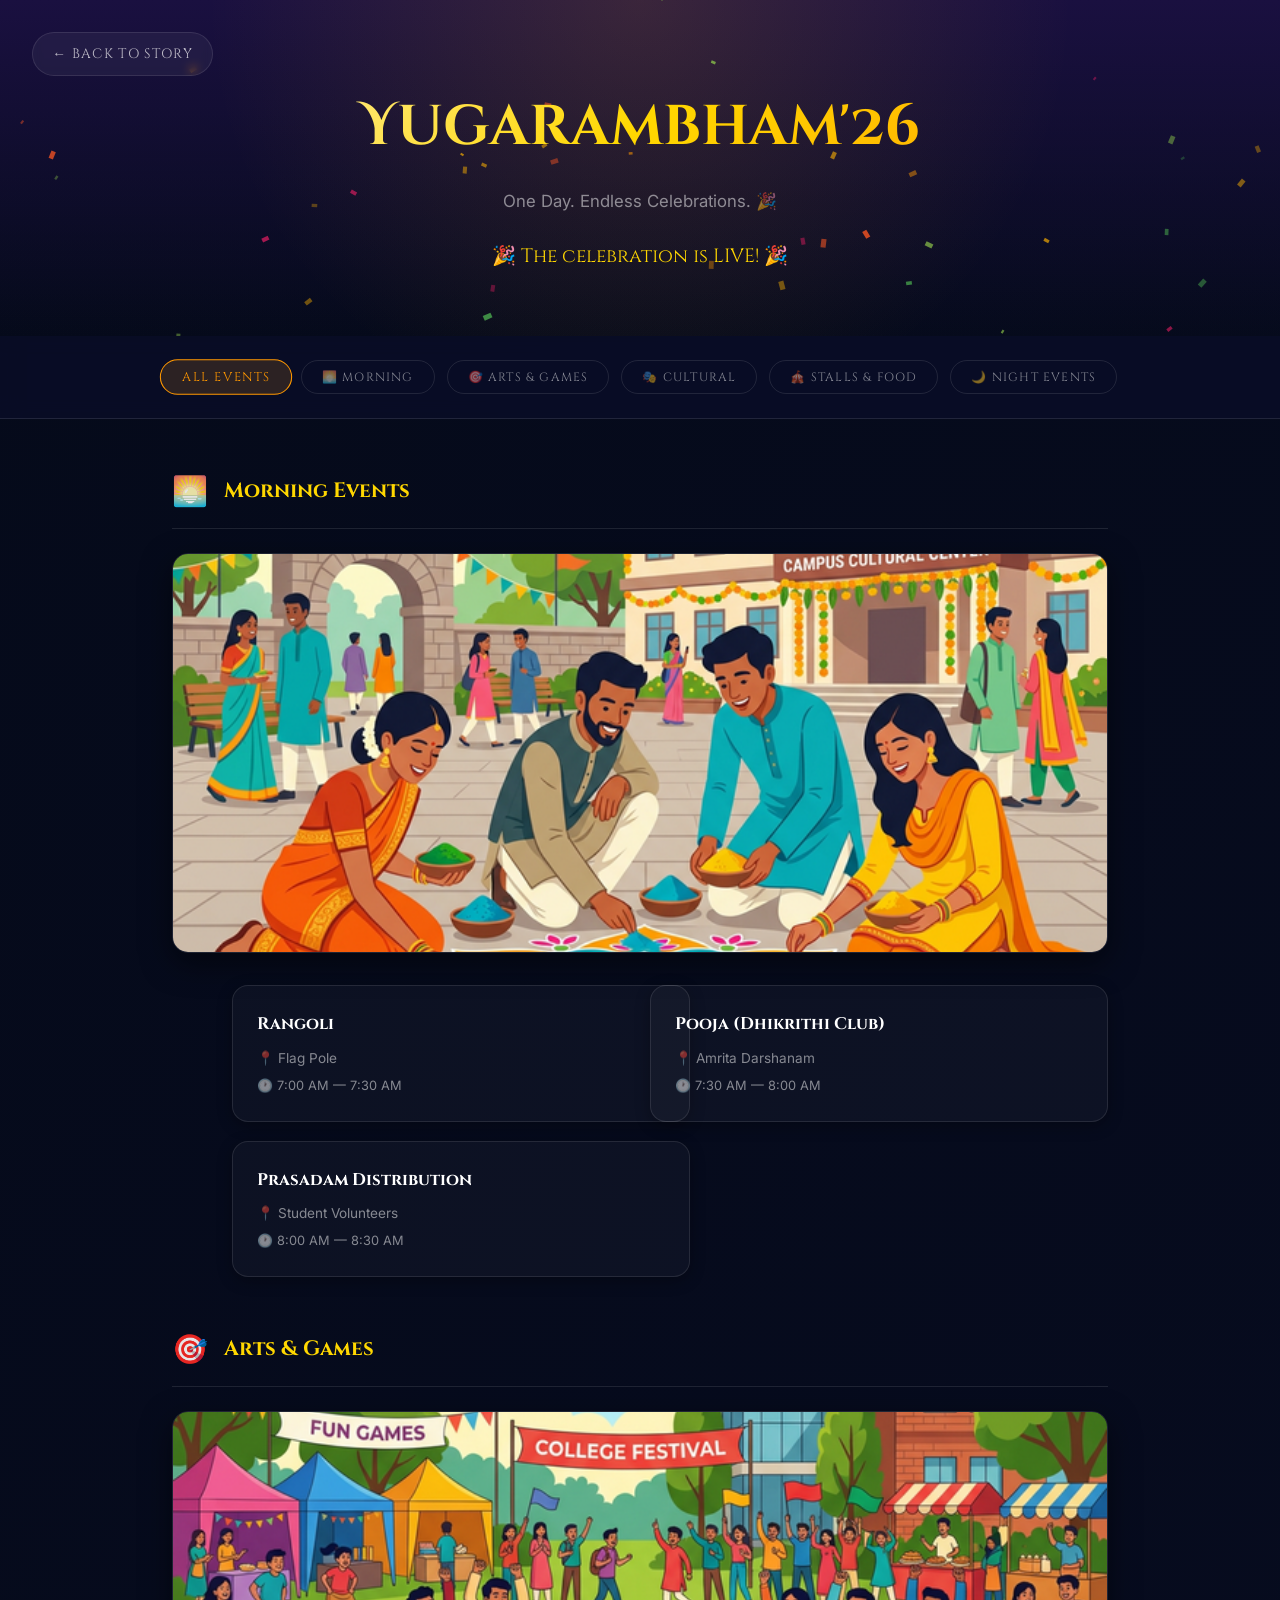
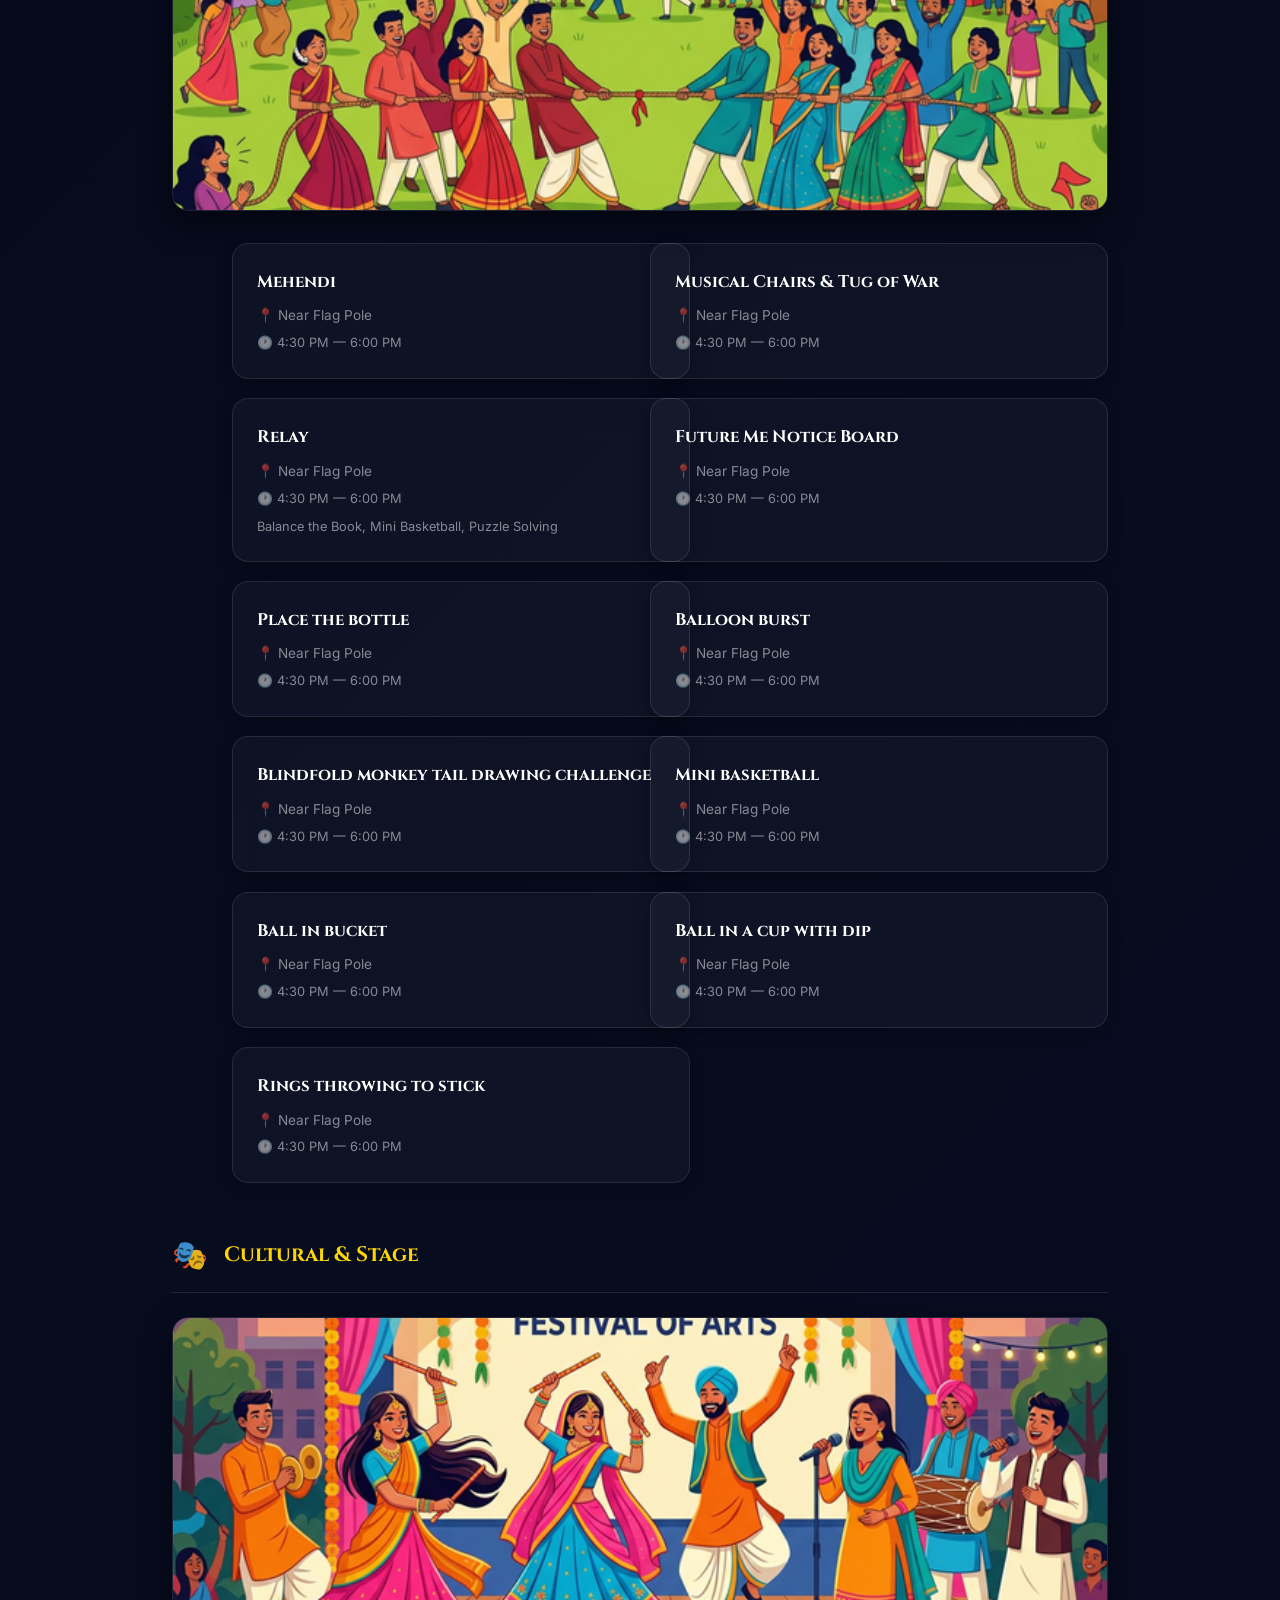
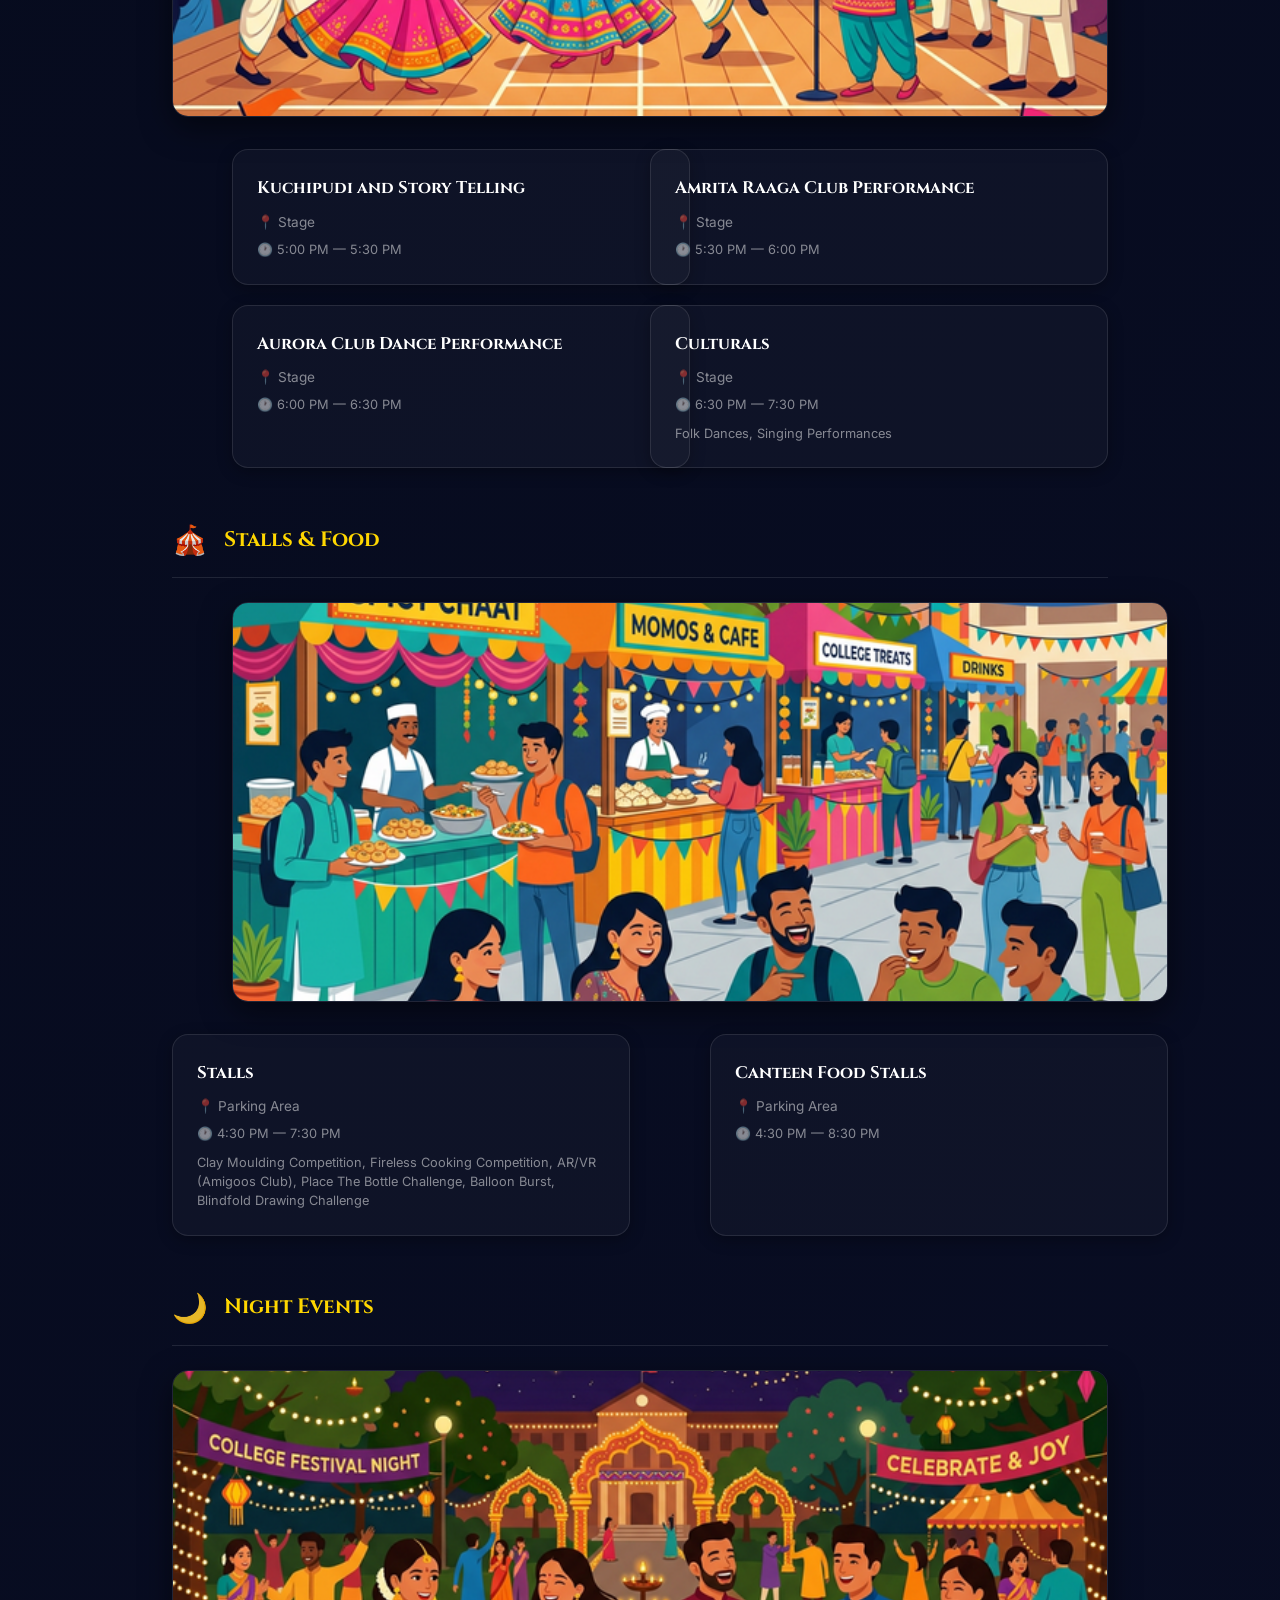
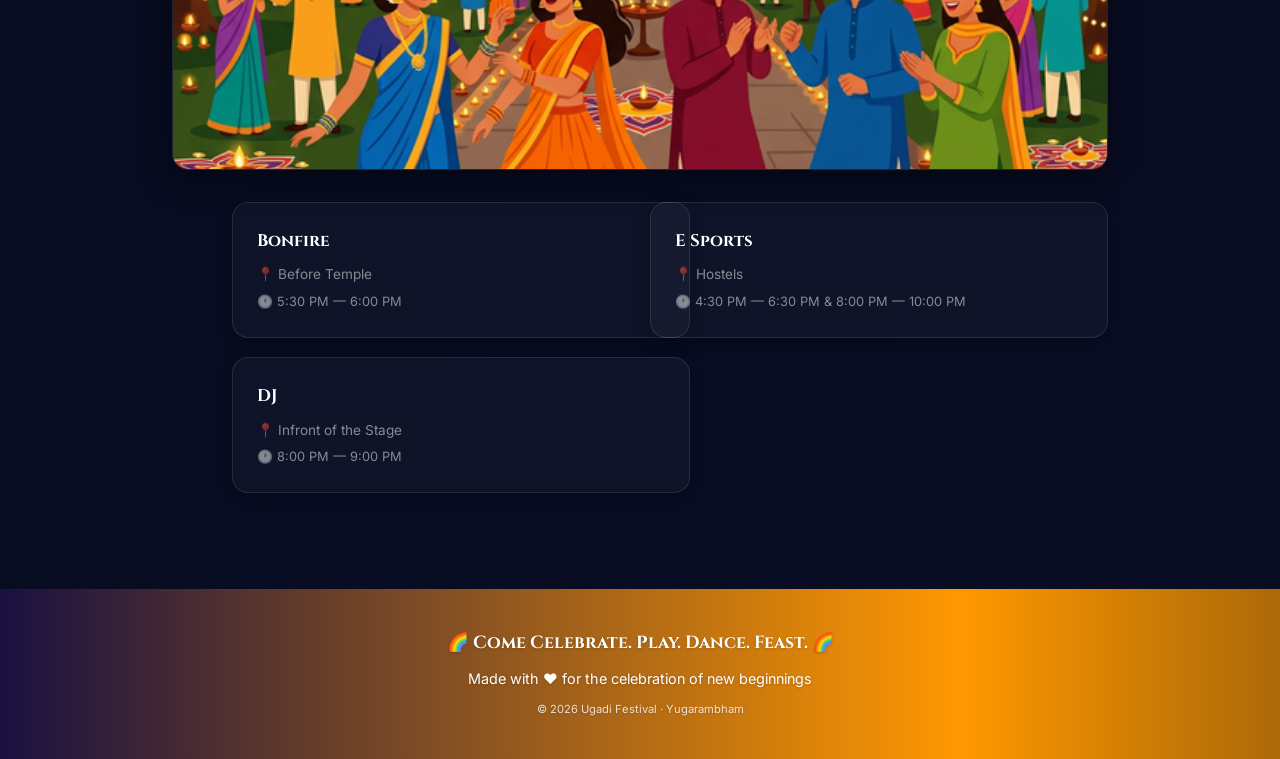
<file: events.html>
<!DOCTYPE html>
<html lang="en">

<head>
    <!-- Google tag (gtag.js) -->
<script async src="https://www.googletagmanager.com/gtag/js?id=G-8ZHX01YDB3"></script>
<script>
  window.dataLayer = window.dataLayer || [];
  function gtag(){dataLayer.push(arguments);}
  gtag('js', new Date());

  gtag('config', 'G-8ZHX01YDB3');
</script>
    <meta charset="UTF-8">
    <meta name="viewport" content="width=device-width, initial-scale=1.0">
    <title>Ugadi Events — Celebrate the New Year</title>
    <meta name="description"
        content="Discover Ugadi celebrations, temple ceremonies, cultural programs, and community events near you.">
    <link rel="preconnect" href="https://fonts.googleapis.com">
    <link rel="preconnect" href="https://fonts.gstatic.com" crossorigin>
    <link
        href="https://fonts.googleapis.com/css2?family=Cinzel+Decorative:wght@400;700;900&family=Cinzel:wght@400;500;700&family=Inter:wght@300;400;500;600&display=swap"
        rel="stylesheet">
    <style>
        *,
        *::before,
        *::after {
            margin: 0;
            padding: 0;
            box-sizing: border-box;
        }

        :root {
            /* Dark Cosmic Theme */
            --cosmic-deep: #050a1a;
            --cosmic-blue: #0a0e27;
            --cosmic-purple: #1a1040;
            --gold: #FF9800;
            --gold-bright: #FFD700;
            --gold-pale: #FFF8E1;
            --saffron: #FF9800;
            --lotus-pink: #E91E63;
            --white: #ffffff;
            --white-90: rgba(255, 255, 255, 0.9);
            --white-70: rgba(255, 255, 255, 0.7);
            --white-50: rgba(255, 255, 255, 0.5);
            --white-20: rgba(255, 255, 255, 0.2);
            --white-10: rgba(255, 255, 255, 0.1);
            --white-05: rgba(255, 255, 255, 0.05);

            /* Borders and overlays */
            --border-color: var(--white-10);
            --overlay-bg: rgba(10, 14, 39, 0.85);

            --font-display: 'Cinzel Decorative', serif;
            --font-heading: 'Cinzel', serif;
            --font-body: 'Inter', sans-serif;
            --ease-smooth: cubic-bezier(0.4, 0, 0.2, 1);
        }

        html {
            scroll-behavior: smooth;
            scrollbar-width: thin;
            scrollbar-color: var(--gold) var(--cosmic-deep);
        }

        body {
            font-family: var(--font-body);
            color: var(--white-90);
            background: linear-gradient(135deg, #050a1a, #0a0e27, #1a1040, #050a1a);
            background-size: 400% 400%;
            animation: gradientShift 12s ease infinite;
            line-height: 1.7;
            min-height: 100vh;
            -webkit-font-smoothing: antialiased;
        }

        @keyframes gradientShift {
            0% { background-position: 0% 50%; }
            25% { background-position: 50% 100%; }
            50% { background-position: 100% 50%; }
            75% { background-position: 50% 0%; }
            100% { background-position: 0% 50%; }
        }

        ::selection {
            background: var(--gold);
            color: var(--cosmic-deep);
        }

        a {
            text-decoration: none;
            color: inherit;
        }

        /* ── Header ── */
        .events-header {
            text-align: center;
            padding: 5rem 2rem 4rem;
            position: relative;
            overflow: hidden;
            background: linear-gradient(180deg, var(--cosmic-purple), transparent);
        }

        .events-header canvas {
            position: absolute;
            inset: 0;
            width: 100%;
            height: 100%;
            pointer-events: none;
        }

        .events-header::before {
            content: '';
            position: absolute;
            inset: 0;
            background: radial-gradient(circle at 50% 0%, rgba(244, 160, 32, 0.15) 0%, transparent 60%);
        }

        .events-page-title {
            font-family: var(--font-display);
            font-size: clamp(2rem, 5vw, 3.5rem);
            background: linear-gradient(135deg, var(--gold-pale), var(--gold-bright), var(--saffron));
            -webkit-background-clip: text;
            -webkit-text-fill-color: transparent;
            background-clip: text;
            margin-bottom: 0.75rem;
            position: relative;
            z-index: 10;
        }

        .events-subtitle {
            font-size: 1.05rem;
            color: var(--white-50);
            max-width: 600px;
            margin: 0 auto;
            position: relative;
            z-index: 10;
        }

        /* ── Category Tabs ── */
        .category-tabs {
            display: flex;
            justify-content: center;
            gap: 0.75rem;
            padding: 1.5rem 2rem;
            flex-wrap: wrap;
            background: var(--overlay-bg);
            backdrop-filter: blur(10px);
            border-bottom: 1px solid var(--border-color);
            position: sticky;
            top: 0;
            z-index: 100;
        }

        .tab-btn {
            font-family: var(--font-heading);
            font-size: 0.75rem;
            letter-spacing: 0.1em;
            text-transform: uppercase;
            padding: 8px 20px;
            border: 1px solid var(--white-10);
            border-radius: 50px;
            background: transparent;
            color: var(--white-50);
            cursor: pointer;
            transition: all 0.3s var(--ease-smooth);
            position: relative;
            overflow: hidden;
        }

        .tab-btn:hover,
        .tab-btn.active {
            background: rgba(244, 160, 32, 0.15);
            border-color: var(--gold);
            color: var(--gold);
            transform: scale(1.05);
        }

        .tab-btn .ripple {
            position: absolute;
            border-radius: 50%;
            background: rgba(244, 160, 32, 0.35);
            transform: scale(0);
            animation: rippleAnim 0.6s ease-out forwards;
            pointer-events: none;
        }

        @keyframes rippleAnim {
            to {
                transform: scale(4);
                opacity: 0;
            }
        }

        /* ── Events Container ── */
        .events-container {
            max-width: 1000px;
            margin: 0 auto;
            padding: 3rem 2rem;
        }

        .event-category {
            margin-bottom: 3rem;
        }

        /* Scroll reveal */
        .scroll-hidden {
            opacity: 0;
            transform: translateX(-60px);
            transition: opacity 0.7s ease, transform 0.7s ease;
        }
        .scroll-hidden.from-right {
            transform: translateX(60px);
        }
        .scroll-visible {
            opacity: 1;
            transform: translateX(0);
        }

        .category-header {
            display: flex;
            align-items: center;
            gap: 1rem;
            margin-bottom: 1.5rem;
            padding-bottom: 0.75rem;
            border-bottom: 1px solid var(--white-10);
        }

        .category-icon {
            font-size: 1.8rem;
            display: inline-block;
            transition: transform 0.5s ease;
        }

        .category-header:hover .category-icon {
            transform: rotate(360deg);
        }

        .category-title {
            font-family: var(--font-heading);
            font-size: 1.3rem;
            color: var(--gold-bright);
        }

        /* ── Individual Event Cards ── */
        .event-list {
            display: grid;
            grid-template-columns: repeat(auto-fill, minmax(300px, 1fr));
            gap: 1.2rem;
        }

        .event-item {
            position: relative;
            padding: 1.5rem;
            border-radius: 16px;
            background: rgba(255, 255, 255, 0.03);
            border: 1px solid var(--white-10);
            transition: all 0.4s var(--ease-smooth);
            box-shadow: 0 4px 15px rgba(0, 0, 0, 0.3);
            transform-style: preserve-3d;
            perspective: 800px;
            cursor: url("data:image/svg+xml,<svg xmlns='http://www.w3.org/2000/svg' width='32' height='32' viewBox='0 0 32 32'><text y='24' font-size='24'>🎉</text></svg>") 4 4, pointer;
        }

        .event-item:hover {
            background: rgba(255, 255, 255, 0.06);
            border-color: var(--gold);
            box-shadow: 0 12px 35px rgba(244, 160, 32, 0.25);
        }

        .event-item:active {
            animation: tapBounce 0.4s ease;
        }

        @keyframes tapBounce {
            0%   { transform: scale(1); }
            30%  { transform: scale(0.95); }
            60%  { transform: scale(1.03); }
            100% { transform: scale(1); }
        }

        .event-date {
            display: inline-block;
            font-family: var(--font-heading);
            font-size: 0.65rem;
            letter-spacing: 0.15em;
            text-transform: uppercase;
            background: rgba(244, 160, 32, 0.15);
            color: var(--gold);
            padding: 3px 12px;
            border-radius: 20px;
            margin-bottom: 0.75rem;
            font-weight: 600;
            animation: pulseGlow 2s ease-in-out infinite;
        }

        @keyframes pulseGlow {
            0%, 100% { box-shadow: 0 0 4px rgba(244, 160, 32, 0.3); }
            50% { box-shadow: 0 0 14px rgba(244, 160, 32, 0.6), 0 0 20px rgba(244, 160, 32, 0.2); }
        }

        .event-name {
            font-family: var(--font-heading);
            font-size: 1.05rem;
            color: var(--white);
            margin-bottom: 0.5rem;
            font-weight: 700;
        }

        .event-venue {
            font-size: 0.85rem;
            color: var(--white-50);
            margin-bottom: 0.3rem;
        }

        .event-venue::before {
            content: '📍 ';
        }

        .event-time {
            font-size: 0.8rem;
            color: var(--white-50);
        }

        .event-time::before {
            content: '🕐 ';
        }

        .event-desc {
            font-size: 0.8rem;
            color: var(--white-50);
            margin-top: 0.5rem;
            line-height: 1.5;
        }

        /* ── Countdown Timer ── */
        .countdown {
            display: flex;
            justify-content: center;
            gap: 1.5rem;
            margin-top: 1.5rem;
            position: relative;
            z-index: 10;
        }

        .countdown-unit {
            text-align: center;
            background: rgba(255, 255, 255, 0.08);
            border: 1px solid var(--white-10);
            border-radius: 12px;
            padding: 0.8rem 1.2rem;
            min-width: 70px;
            backdrop-filter: blur(5px);
        }

        .countdown-number {
            font-family: var(--font-display);
            font-size: 1.8rem;
            color: var(--gold-bright);
            line-height: 1;
        }

        .countdown-label {
            font-size: 0.6rem;
            color: var(--white-50);
            text-transform: uppercase;
            letter-spacing: 0.1em;
            margin-top: 0.3rem;
        }

        @media (max-width: 768px) {
            .countdown {
                gap: 0.75rem;
            }
            .countdown-unit {
                padding: 0.5rem 0.7rem;
                min-width: 55px;
            }
            .countdown-number {
                font-size: 1.3rem;
            }
        }

        /* ── Footer ── */
        .events-footer {
            text-align: center;
            padding: 2.5rem 2rem;
            border-top: none;
            background: linear-gradient(90deg, #1a1040, #FF9800, #050a1a, #FFD700, #1a1040);
            background-size: 300% 100%;
            animation: footerGradient 6s ease infinite;
            color: var(--white);
        }

        @keyframes footerGradient {
            0% { background-position: 0% 50%; }
            50% { background-position: 100% 50%; }
            100% { background-position: 0% 50%; }
        }

        .events-footer p {
            font-size: 0.9rem;
            color: var(--white);
            text-shadow: 0 1px 3px rgba(0,0,0,0.2);
        }

        .events-footer .footer-tagline {
            font-family: var(--font-heading);
            font-size: 1.1rem;
            font-weight: 700;
            margin-bottom: 0.5rem;
        }

        .category-image-wrapper {
            margin-bottom: 2rem;
            border-radius: 16px;
            overflow: hidden;
            border: 1px solid var(--white-10);
            box-shadow: 0 10px 30px rgba(0, 0, 0, 0.5);
            width: 100%;
            aspect-ratio: 21 / 9;
            max-height: 400px;
        }

        .category-image {
            width: 100%;
            height: 100%;
            object-fit: cover;
            object-position: center;
            display: block;
            transition: transform 0.7s var(--ease-smooth);
        }

        .category-image-wrapper:hover .category-image {
            transform: scale(1.05);
        }

        @keyframes fadeInUp {
            from {
                opacity: 0;
                transform: translateY(20px);
            }

            to {
                opacity: 1;
                transform: translateY(0);
            }
        }

        @media (max-width: 768px) {
            .event-list {
                grid-template-columns: 1fr;
            }

            .category-tabs {
                gap: 0.5rem;
            }

            .tab-btn {
                font-size: 0.65rem;
                padding: 6px 14px;
            }

            .category-image-wrapper {
                aspect-ratio: 16 / 9;
            }
        }
        /* ── Back Link ── */
        .back-link {
            position: absolute;
            top: 2rem;
            left: 2rem;
            display: inline-flex;
            align-items: center;
            gap: 0.5rem;
            font-family: var(--font-heading);
            font-size: 0.85rem;
            letter-spacing: 0.1em;
            text-transform: uppercase;
            color: var(--white-70);
            background: rgba(255, 255, 255, 0.05);
            padding: 0.6rem 1.2rem;
            border: 1px solid var(--white-10);
            border-radius: 50px;
            backdrop-filter: blur(5px);
            transition: all 0.3s var(--ease-smooth);
            z-index: 100;
        }

        .back-link:hover {
            background: rgba(244, 160, 32, 0.15);
            border-color: var(--gold);
            color: var(--gold-bright);
            transform: translateX(-5px);
        }

        @media (max-width: 768px) {
            .back-link {
                top: 1rem;
                left: 1rem;
                padding: 0.5rem 1rem;
                font-size: 0.75rem;
            }
        }
    </style>
</head>

<body>

    <!-- ── Header ── -->
    <header class="events-header">
        <a href="index.html" class="back-link">
            <span>← Back to Story</span>
        </a>
        <canvas id="confettiCanvas"></canvas>
        <h1 class="events-page-title">Yugarambham'26</h1>
        <p class="events-subtitle">One Day. Endless Celebrations. 🎉</p>
        <div class="countdown" id="countdown">
            <div class="countdown-unit">
                <div class="countdown-number" id="cd-days">--</div>
                <div class="countdown-label">Days</div>
            </div>
            <div class="countdown-unit">
                <div class="countdown-number" id="cd-hours">--</div>
                <div class="countdown-label">Hours</div>
            </div>
            <div class="countdown-unit">
                <div class="countdown-number" id="cd-mins">--</div>
                <div class="countdown-label">Minutes</div>
            </div>
            <div class="countdown-unit">
                <div class="countdown-number" id="cd-secs">--</div>
                <div class="countdown-label">Seconds</div>
            </div>
        </div>
    </header>

    <!-- ── Category Tabs ── -->
    <nav class="category-tabs">
        <button class="tab-btn active" data-category="all">All Events</button>
        <button class="tab-btn" data-category="morning">🌅 Morning</button>
        <button class="tab-btn" data-category="arts-games">🎯 Arts & Games</button>
        <button class="tab-btn" data-category="cultural">🎭 Cultural</button>
        <button class="tab-btn" data-category="stalls">🎪 Stalls & Food</button>
        <button class="tab-btn" data-category="night">🌙 Night Events</button>
    </nav>

    <!-- ── Events Content ── -->
    <main class="events-container">

        <!-- Morning Events -->
        <section class="event-category" id="morning" data-type="morning">
            <div class="category-header">
                <span class="category-icon">🌅</span>
                <h2 class="category-title">Morning Events</h2>
            </div>
            <div class="category-image-wrapper">
                <img src="images/ugadi_morning.png" alt="Morning Events" class="category-image">
            </div>
            <div class="event-list">
                <div class="event-item">
                    <h3 class="event-name">Rangoli</h3>
                    <p class="event-venue">Flag Pole</p>
                    <p class="event-time">7:00 AM — 7:30 AM</p>
                </div>
                <div class="event-item">
                    <h3 class="event-name">Pooja (Dhikrithi Club)</h3>
                    <p class="event-venue">Amrita Darshanam</p>
                    <p class="event-time">7:30 AM — 8:00 AM</p>
                </div>
                <div class="event-item">
                    <h3 class="event-name">Prasadam Distribution</h3>
                    <p class="event-venue">Student Volunteers</p>
                    <p class="event-time">8:00 AM — 8:30 AM</p>
                </div>
            </div>
        </section>

        <!-- Arts & Games -->
        <section class="event-category" id="arts-games" data-type="arts-games">
            <div class="category-header">
                <span class="category-icon">🎯</span>
                <h2 class="category-title">Arts & Games</h2>
            </div>
            <div class="category-image-wrapper">
                <img src="images/ugadi_games.png" alt="Arts & Games" class="category-image">
            </div>
            <div class="event-list">
                <div class="event-item">
                    <h3 class="event-name">Mehendi</h3>
                    <p class="event-venue">Near Flag Pole</p>
                    <p class="event-time">4:30 PM — 6:00 PM</p>
                </div>
                <div class="event-item">
                    <h3 class="event-name">Musical Chairs & Tug of War</h3>
                    <p class="event-venue">Near Flag Pole</p>
                    <p class="event-time">4:30 PM — 6:00 PM</p>
                </div>
                <div class="event-item">
                    <h3 class="event-name">Relay</h3>
                    <p class="event-venue">Near Flag Pole</p>
                    <p class="event-time">4:30 PM — 6:00 PM</p>
                    <p class="event-desc">Balance the Book, Mini Basketball, Puzzle Solving</p>
                </div>
                <div class="event-item">
                    <h3 class="event-name">Future Me Notice Board</h3>
                    <p class="event-venue">Near Flag Pole</p>
                    <p class="event-time">4:30 PM — 6:00 PM</p>
                </div>
                <div class="event-item">
                    <h3 class="event-name">Place the bottle</h3>
                    <p class="event-venue">Near Flag Pole</p>
                    <p class="event-time">4:30 PM — 6:00 PM</p>
                </div>
                <div class="event-item">
                    <h3 class="event-name">Balloon burst</h3>
                    <p class="event-venue">Near Flag Pole</p>
                    <p class="event-time">4:30 PM — 6:00 PM</p>
                </div>
                <div class="event-item">
                    <h3 class="event-name">Blindfold monkey tail drawing challenge</h3>
                    <p class="event-venue">Near Flag Pole</p>
                    <p class="event-time">4:30 PM — 6:00 PM</p>
                </div>
                <div class="event-item">
                    <h3 class="event-name">Mini basketball</h3>
                    <p class="event-venue">Near Flag Pole</p>
                    <p class="event-time">4:30 PM — 6:00 PM</p>
                </div>
                <div class="event-item">
                    <h3 class="event-name">Ball in bucket</h3>
                    <p class="event-venue">Near Flag Pole</p>
                    <p class="event-time">4:30 PM — 6:00 PM</p>
                </div>
                <div class="event-item">
                    <h3 class="event-name">Ball in a cup with dip</h3>
                    <p class="event-venue">Near Flag Pole</p>
                    <p class="event-time">4:30 PM — 6:00 PM</p>
                </div>
                <div class="event-item">
                    <h3 class="event-name">Rings throwing to stick</h3>
                    <p class="event-venue">Near Flag Pole</p>
                    <p class="event-time">4:30 PM — 6:00 PM</p>
                </div>
            </div>
        </section>

        <!-- Cultural & Stage -->
        <section class="event-category" id="cultural" data-type="cultural">
            <div class="category-header">
                <span class="category-icon">🎭</span>
                <h2 class="category-title">Cultural & Stage</h2>
            </div>
            <div class="category-image-wrapper">
                <img src="images/ugadi_cultural.png" alt="Cultural & Stage" class="category-image">
            </div>
            <div class="event-list">
                <div class="event-item">
                    <h3 class="event-name">Kuchipudi and Story Telling</h3>
                    <p class="event-venue">Stage</p>
                    <p class="event-time">5:00 PM — 5:30 PM</p>
                </div>
                <div class="event-item">
                    <h3 class="event-name">Amrita Raaga Club Performance</h3>
                    <p class="event-venue">Stage</p>
                    <p class="event-time">5:30 PM — 6:00 PM</p>
                </div>
                <div class="event-item">
                    <h3 class="event-name">Aurora Club Dance Performance</h3>
                    <p class="event-venue">Stage</p>
                    <p class="event-time">6:00 PM — 6:30 PM</p>
                </div>
                <div class="event-item">
                    <h3 class="event-name">Culturals</h3>
                    <p class="event-venue">Stage</p>
                    <p class="event-time">6:30 PM — 7:30 PM</p>
                    <p class="event-desc">Folk Dances, Singing Performances</p>
                </div>
            </div>
        </section>

        <!-- Stalls & Food -->
        <section class="event-category" id="stalls" data-type="stalls">
            <div class="category-header">
                <span class="category-icon">🎪</span>
                <h2 class="category-title">Stalls & Food</h2>
            </div>
            <div class="category-image-wrapper">
                <img src="images/ugadi_stalls.png" alt="Stalls & Food" class="category-image">
            </div>
            <div class="event-list">
                <div class="event-item">
                    <h3 class="event-name">Stalls</h3>
                    <p class="event-venue">Parking Area</p>
                    <p class="event-time">4:30 PM — 7:30 PM</p>
                    <p class="event-desc">Clay Moulding Competition, Fireless Cooking Competition, AR/VR (Amigoos Club),
                        Place The Bottle Challenge, Balloon Burst, Blindfold Drawing Challenge</p>
                </div>
                <div class="event-item">
                    <h3 class="event-name">Canteen Food Stalls</h3>
                    <p class="event-venue">Parking Area</p>
                    <p class="event-time">4:30 PM — 8:30 PM</p>
                </div>
            </div>
        </section>

        <!-- Night Events -->
        <section class="event-category" id="night" data-type="night">
            <div class="category-header">
                <span class="category-icon">🌙</span>
                <h2 class="category-title">Night Events</h2>
            </div>
            <div class="category-image-wrapper">
                <img src="images/ugadi_night.png" alt="Night Events" class="category-image">
            </div>
            <div class="event-list">
                <div class="event-item">
                    <h3 class="event-name">Bonfire</h3>
                    <p class="event-venue">Before Temple</p>
                    <p class="event-time">5:30 PM — 6:00 PM</p>
                </div>
                <div class="event-item">
                    <h3 class="event-name">E Sports</h3>
                    <p class="event-venue">Hostels</p>
                    <p class="event-time">4:30 PM — 6:30 PM &amp; 8:00 PM — 10:00 PM</p>
                </div>
                <div class="event-item">
                    <h3 class="event-name">DJ</h3>
                    <p class="event-venue">Infront of the Stage</p>
                    <p class="event-time">8:00 PM — 9:00 PM</p>
                </div>
            </div>
        </section>

    </main>

    <!-- ── Footer ── -->
    <footer class="events-footer">
        <p class="footer-tagline">🌈 Come Celebrate. Play. Dance. Feast. 🌈</p>
        <p>Made with ❤️ for the celebration of new beginnings</p>
        <p style="font-size: 0.7rem; margin-top: 0.5rem; opacity: 0.8;">© 2026 Ugadi Festival · Yugarambham</p>
    </footer>

    <script>
        // ═══════════════════════════════════════
        // 1. TAB FILTERING WITH RIPPLE EFFECT
        // ═══════════════════════════════════════
        document.querySelectorAll('.tab-btn').forEach(btn => {
            btn.addEventListener('click', (e) => {
                // Ripple effect
                const ripple = document.createElement('span');
                ripple.classList.add('ripple');
                const rect = btn.getBoundingClientRect();
                const size = Math.max(rect.width, rect.height);
                ripple.style.width = ripple.style.height = size + 'px';
                ripple.style.left = (e.clientX - rect.left - size / 2) + 'px';
                ripple.style.top = (e.clientY - rect.top - size / 2) + 'px';
                btn.appendChild(ripple);
                setTimeout(() => ripple.remove(), 600);

                // Tab toggle
                document.querySelectorAll('.tab-btn').forEach(b => b.classList.remove('active'));
                btn.classList.add('active');
                const cat = btn.dataset.category;
                document.querySelectorAll('.event-category').forEach(section => {
                    if (cat === 'all' || section.dataset.type === cat) {
                        section.style.display = 'block';
                        section.style.animation = 'fadeInUp 0.4s ease-out';
                    } else {
                        section.style.display = 'none';
                    }
                });
            });
        });

        // ═══════════════════════════════════════
        // 2. CONFETTI PARTICLES IN HEADER
        // ═══════════════════════════════════════
        const canvas = document.getElementById('confettiCanvas');
        const ctx = canvas.getContext('2d');
        const confettiColors = ['#FF5722', '#4CAF50', '#FFB300', '#FF9800', '#8BC34A', '#E91E63'];
        let confettiParticles = [];

        function resizeCanvas() {
            const header = canvas.parentElement;
            canvas.width = header.offsetWidth;
            canvas.height = header.offsetHeight;
        }
        resizeCanvas();
        window.addEventListener('resize', resizeCanvas);

        class Confetti {
            constructor() { this.reset(); }
            reset() {
                this.x = Math.random() * canvas.width;
                this.y = Math.random() * canvas.height - canvas.height;
                this.size = Math.random() * 6 + 3;
                this.speedY = Math.random() * 1.5 + 0.5;
                this.speedX = Math.random() * 1 - 0.5;
                this.color = confettiColors[Math.floor(Math.random() * confettiColors.length)];
                this.rotation = Math.random() * 360;
                this.rotSpeed = Math.random() * 4 - 2;
                this.opacity = Math.random() * 0.5 + 0.3;
            }
            update() {
                this.y += this.speedY;
                this.x += this.speedX;
                this.rotation += this.rotSpeed;
                if (this.y > canvas.height + 20) this.reset();
            }
            draw() {
                ctx.save();
                ctx.translate(this.x, this.y);
                ctx.rotate((this.rotation * Math.PI) / 180);
                ctx.globalAlpha = this.opacity;
                ctx.fillStyle = this.color;
                ctx.fillRect(-this.size / 2, -this.size / 2, this.size, this.size * 0.6);
                ctx.restore();
            }
        }

        for (let i = 0; i < 60; i++) {
            const p = new Confetti();
            p.y = Math.random() * canvas.height;
            confettiParticles.push(p);
        }

        function animateConfetti() {
            ctx.clearRect(0, 0, canvas.width, canvas.height);
            confettiParticles.forEach(p => { p.update(); p.draw(); });
            requestAnimationFrame(animateConfetti);
        }
        animateConfetti();

        // ═══════════════════════════════════════
        // 3. 3D TILT EFFECT ON EVENT CARDS
        // ═══════════════════════════════════════
        document.querySelectorAll('.event-item').forEach(card => {
            card.addEventListener('mousemove', (e) => {
                const rect = card.getBoundingClientRect();
                const x = e.clientX - rect.left;
                const y = e.clientY - rect.top;
                const centerX = rect.width / 2;
                const centerY = rect.height / 2;
                const rotateX = ((y - centerY) / centerY) * -8;
                const rotateY = ((x - centerX) / centerX) * 8;
                card.style.transform = `perspective(800px) rotateX(${rotateX}deg) rotateY(${rotateY}deg) translateY(-4px)`;
            });
            card.addEventListener('mouseleave', () => {
                card.style.transform = 'perspective(800px) rotateX(0) rotateY(0) translateY(0)';
            });
        });

        // ═══════════════════════════════════════
        // 4. SCROLL-TRIGGERED STAGGERED REVEAL
        // ═══════════════════════════════════════
        const allItems = document.querySelectorAll('.event-item, .category-image-wrapper');
        allItems.forEach((item, i) => {
            item.classList.add('scroll-hidden');
            if (i % 2 === 1) item.classList.add('from-right');
        });

        const scrollObserver = new IntersectionObserver((entries) => {
            entries.forEach((entry, i) => {
                if (entry.isIntersecting) {
                    setTimeout(() => {
                        entry.target.classList.add('scroll-visible');
                    }, i * 80);
                    scrollObserver.unobserve(entry.target);
                }
            });
        }, { threshold: 0.15, rootMargin: '0px 0px -50px 0px' });

        allItems.forEach(item => scrollObserver.observe(item));

        // ═══════════════════════════════════════
        // 5. COUNTDOWN TIMER
        // ═══════════════════════════════════════
        const eventDate = new Date('2026-03-12T07:00:00+05:30').getTime();

        function updateCountdown() {
            const now = Date.now();
            const diff = eventDate - now;

            if (diff <= 0) {
                document.getElementById('countdown').innerHTML = '<p style="color: var(--gold-bright); font-family: var(--font-heading); font-size: 1.2rem;">🎉 The celebration is LIVE! 🎉</p>';
                return;
            }

            const days = Math.floor(diff / (1000 * 60 * 60 * 24));
            const hours = Math.floor((diff % (1000 * 60 * 60 * 24)) / (1000 * 60 * 60));
            const mins = Math.floor((diff % (1000 * 60 * 60)) / (1000 * 60));
            const secs = Math.floor((diff % (1000 * 60)) / 1000);

            document.getElementById('cd-days').textContent = String(days).padStart(2, '0');
            document.getElementById('cd-hours').textContent = String(hours).padStart(2, '0');
            document.getElementById('cd-mins').textContent = String(mins).padStart(2, '0');
            document.getElementById('cd-secs').textContent = String(secs).padStart(2, '0');
        }

        updateCountdown();
        setInterval(updateCountdown, 1000);

        // ═══════════════════════════════════════
        // 6. AUTO-STOP CONFETTI AFTER 5 SECONDS
        // ═══════════════════════════════════════
        setTimeout(() => {
            confettiParticles.forEach(p => { p.speedY = 0; p.speedX = 0; });
            // Gradually fade out
            let fadeOut = setInterval(() => {
                confettiParticles.forEach(p => { p.opacity -= 0.02; });
                if (confettiParticles[0].opacity <= 0) {
                    clearInterval(fadeOut);
                    confettiParticles = [];
                }
            }, 50);
        }, 5000);

        // ═══════════════════════════════════════
        // 7. AUTO-SCROLL TO SECTION IF HASH
        // ═══════════════════════════════════════
        if (window.location.hash) {
            const target = document.querySelector(window.location.hash);
            if (target) {
                setTimeout(() => {
                    target.scrollIntoView({ behavior: 'smooth', block: 'start' });
                    const type = target.dataset.type;
                    if (type) {
                        document.querySelectorAll('.tab-btn').forEach(b => {
                            b.classList.toggle('active', b.dataset.category === type);
                        });
                    }
                }, 300);
            }
        }
    </script>
</body>

</html>
</file>
